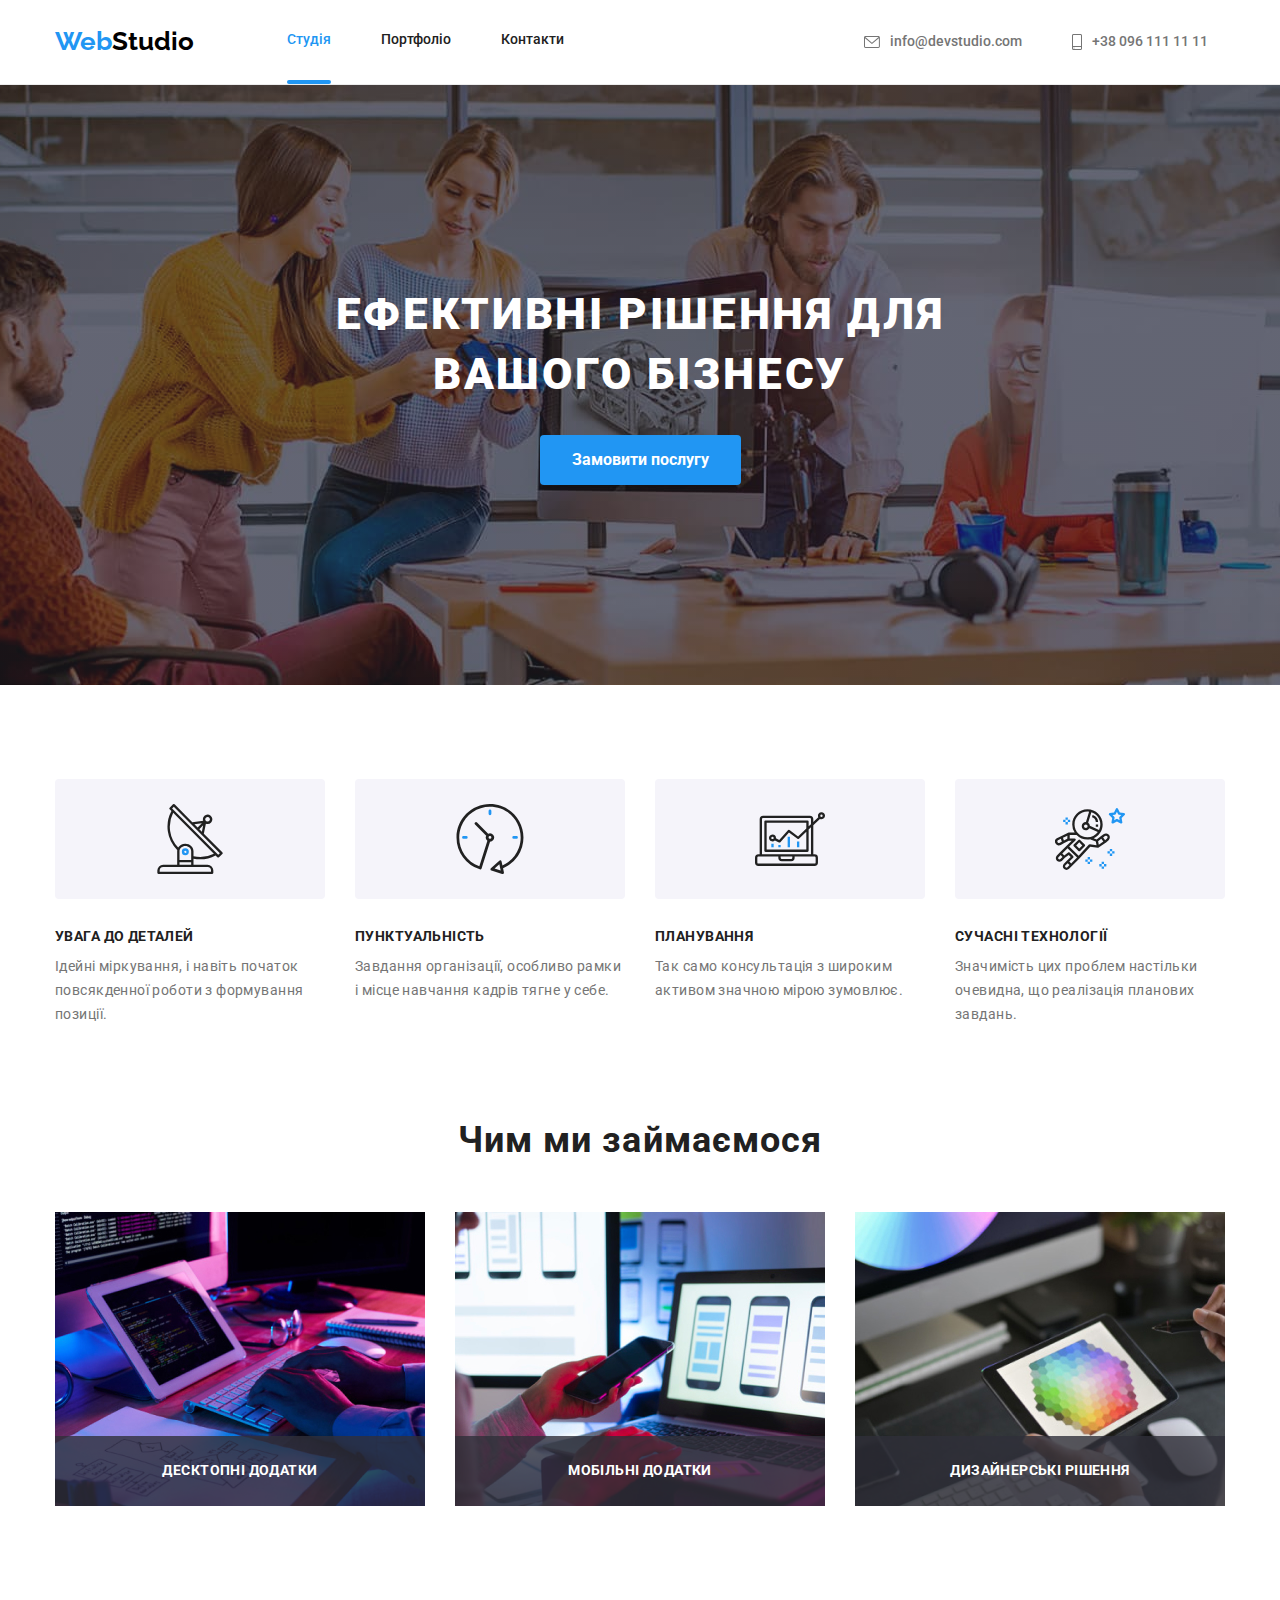
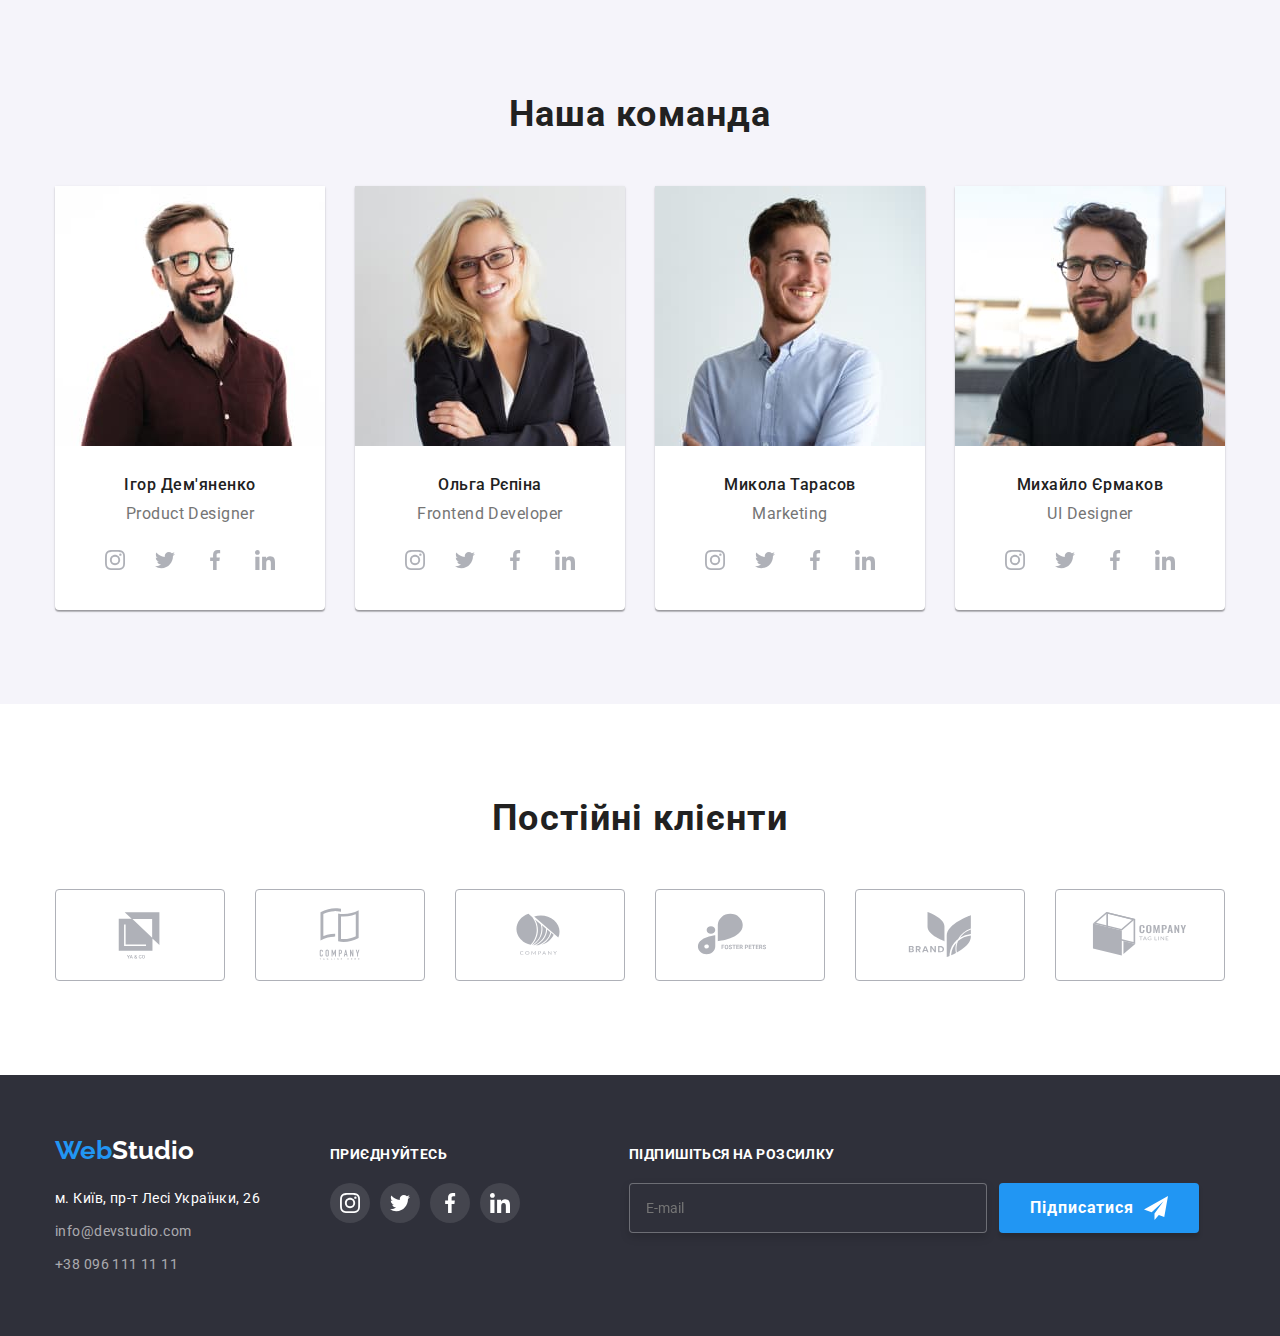
<file: index.html>
<!DOCTYPE html>
<html lang="uk">
  <head>
    <meta charset="UTF-8" />
    <meta http-equiv="X-UA-Compatible" content="IE=edge" />
    <meta name="viewport" content="width=device-width, initial-scale=1.0" />
    <title>Web Studio</title>
    <link rel="preconnect" href="https://fonts.googleapis.com" />
    <link rel="preconnect" href="https://fonts.gstatic.com" crossorigin />
    <link
      href="https://fonts.googleapis.com/css2?family=Raleway:wght@700&family=Roboto:wght@400;500;700;900&display=swap"
      rel="stylesheet"
    />
    <link
      rel="stylesheet"
      href="https://cdnjs.cloudflare.com/ajax/libs/modern-normalize/1.1.0/modern-normalize.min.css"
    />
    <link rel="stylesheet" href="./css/styles.css" />
  </head>
  <body>
    <header class="header">
      <div class="container">
        <nav class="main-nav">
          <a href="./index.html" lang="en" class="logo"
            ><span class="logo-accent">Web</span>Studio</a
          >
          <ul class="navigation">
            <li>
              <a href="" class="navigation-item current">Студія</a>
            </li>
            <li>
              <a href="./portfolio.html" class="navigation-item">Портфоліо</a>
            </li>
            <li><a href="#" class="navigation-item">Контакти</a></li>
          </ul>
        </nav>
        <ul class="contacts">
          <li>
            <a href="mailto:info@devstudio.com" class="contacts-item">
              <svg class="contact-icon" width="16" height="12">
                <use href="./images/icons.svg#icon-mail"></use>
              </svg>
              info@devstudio.com</a
            >
          </li>
          <li>
            <a href="tel:+380961111111" class="contacts-item">
              <svg class="contact-icon" width="10" height="16">
                <use href="./images/icons.svg#icon-smartphone"></use>
              </svg>
              +38 096 111 11 11</a
            >
          </li>
        </ul>
      </div>
    </header>
    <main>
      <section class="hero">
        <div class="container">
          <h1 class="hero-title">Ефективні рішення для вашого бізнесу</h1>
          <button data-modal-open type="button" class="main-button">
            Замовити послугу
          </button>
        </div>
      </section>

      <section class="features">
        <div class="container">
          <h2 class="visually-hidden">Особливості</h2>
          <ul class="features-list">
            <li class="features-item">
              <div class="features-icon-container">
                <svg class="features-icon" width="70" height="70">
                  <use href="./images/icons.svg#icon-antenna"></use>
                </svg>
              </div>
              <h3 class="features-title">Увага до деталей</h3>
              <p class="feature-parapraph">
                Ідейні міркування, i навіть початок повсякденної роботи з
                формування позиції.
              </p>
            </li>
            <li class="features-item">
              <div class="features-icon-container">
                <svg class="features-icon" width="70" height="70">
                  <use href="./images/icons.svg#icon-clock"></use>
                </svg>
              </div>
              <h3 class="features-title">Пунктуальність</h3>
              <p class="feature-parapraph">
                Завдання організації, особливо рамки i місце навчання кадрів
                тягне у себе.
              </p>
            </li>
            <li class="features-item">
              <div class="features-icon-container">
                <svg class="features-icon" width="70" height="70">
                  <use href="./images/icons.svg#icon-diagram"></use>
                </svg>
              </div>
              <h3 class="features-title">Планування</h3>
              <p class="feature-parapraph">
                Так само консультація з широким активом значною мірою зумовлює.
              </p>
            </li>
            <li class="features-item">
              <div class="features-icon-container">
                <svg class="features-icon" width="70" height="70">
                  <use href="./images/icons.svg#icon-astronaut"></use>
                </svg>
              </div>
              <h3 class="features-title">Сучасні технології</h3>
              <p class="feature-parapraph">
                Значимість цих проблем настільки очевидна, що реалізація
                планових завдань.
              </p>
            </li>
          </ul>
        </div>
      </section>
      <section class="gallery">
        <div class="container">
          <h2 class="section-title">Чим ми займаємося</h2>
          <ul class="gallery-list">
            <li class="gallery-item">
              <h3 class="gallery-title">Десктопні додатки</h3>
              <img
                src="./images/img1.jpg"
                alt="Руки на клавіатурі"
                width="370"
              />
            </li>
            <li class="gallery-item">
              <h3 class="gallery-title">Мобільні додатки</h3>
              <img
                src="./images/img2.jpg"
                alt="Робота з телефоном та комп'ютером"
                width="370"
              />
            </li>
            <li class="gallery-item">
              <h3 class="gallery-title">Дизайнерські рішення</h3>
              <img
                src="./images/img3.jpg"
                alt="Палітра кольорів на планшеті"
                width="370"
              />
            </li>
          </ul>
        </div>
      </section>
      <section class="team">
        <div class="container">
          <h2 class="section-title">Наша команда</h2>
          <ul class="team-list">
            <li class="card">
              <div class="card-team-container">
                <img
                  src="./images/colleague1.jpg"
                  alt="Усміхнений хлопець в окулярах"
                  width="270"
                />
                <div class="name-team-container">
                  <h3 class="team-name">Ігор Дем'яненко</h3>
                  <p class="team-position">Product Designer</p>
                  <ul class="social-links">
                    <li class="social-list">
                      <a href="" class="social-list-container">
                        <svg class="team-social-icon" width="20" height="20">
                          <use href="./images/icons.svg#icon-instagram"></use>
                        </svg>
                      </a>
                    </li>
                    <li class="social-list">
                      <a href="" class="social-list-container">
                        <svg class="team-social-icon" width="20" height="20">
                          <use href="./images/icons.svg#icon-twitter"></use>
                        </svg>
                      </a>
                    </li>
                    <li class="social-list">
                      <a href="" class="social-list-container">
                        <svg class="team-social-icon" width="20" height="20">
                          <use href="./images/icons.svg#icon-facebook"></use>
                        </svg>
                      </a>
                    </li>
                    <li class="social-list">
                      <a href="" class="social-list-container">
                        <svg class="team-social-icon" width="20" height="20">
                          <use href="./images/icons.svg#icon-linkedin"></use>
                        </svg>
                      </a>
                    </li>
                  </ul>
                </div>
              </div>
            </li>
            <li class="card">
              <div class="card-team-container">
                <img
                  src="./images/colleague2.jpg"
                  alt="Усміхнена дівчина в піджаку"
                  width="270"
                />
                <div class="name-team-container">
                  <h3 class="team-name">Ольга Рєпіна</h3>
                  <p class="team-position">Frontend Developer</p>
                  <ul class="social-links">
                    <li class="social-list">
                      <a href="" class="social-list-container">
                        <svg class="team-social-icon" width="20" height="20">
                          <use href="./images/icons.svg#icon-instagram"></use>
                        </svg>
                      </a>
                    </li>
                    <li class="social-list">
                      <a href="" class="social-list-container">
                        <svg class="team-social-icon" width="20" height="20">
                          <use href="./images/icons.svg#icon-twitter"></use>
                        </svg>
                      </a>
                    </li>
                    <li class="social-list">
                      <a href="" class="social-list-container">
                        <svg class="team-social-icon" width="20" height="20">
                          <use href="./images/icons.svg#icon-facebook"></use>
                        </svg>
                      </a>
                    </li>
                    <li class="social-list">
                      <a href="" class="social-list-container">
                        <svg class="team-social-icon" width="20" height="20">
                          <use href="./images/icons.svg#icon-linkedin"></use>
                        </svg>
                      </a>
                    </li>
                  </ul>
                </div>
              </div>
            </li>
            <li class="card">
              <div class="card-team-container">
                <img
                  src="./images/colleague3.jpg"
                  alt="Усміхнений хлопець в блакитній сорочці"
                  width="270"
                />
                <div class="name-team-container">
                  <h3 class="team-name">Микола Тарасов</h3>
                  <p class="team-position">Marketing</p>
                  <ul class="social-links">
                    <li class="social-list">
                      <a href="" class="social-list-container">
                        <svg class="team-social-icon" width="20" height="20">
                          <use href="./images/icons.svg#icon-instagram"></use>
                        </svg>
                      </a>
                    </li>
                    <li class="social-list">
                      <a href="" class="social-list-container">
                        <svg class="team-social-icon" width="20" height="20">
                          <use href="./images/icons.svg#icon-twitter"></use>
                        </svg>
                      </a>
                    </li>
                    <li class="social-list">
                      <a href="" class="social-list-container">
                        <svg class="team-social-icon" width="20" height="20">
                          <use href="./images/icons.svg#icon-facebook"></use>
                        </svg>
                      </a>
                    </li>
                    <li class="social-list">
                      <a href="" class="social-list-container">
                        <svg class="team-social-icon" width="20" height="20">
                          <use href="./images/icons.svg#icon-linkedin"></use>
                        </svg>
                      </a>
                    </li>
                  </ul>
                </div>
              </div>
            </li>
            <li class="card">
              <div class="card-team-container">
                <img
                  src="./images/colleague4.jpg"
                  alt="Хлопець в окулярах та чорній футболці"
                  width="270"
                />
                <div class="name-team-container">
                  <h3 class="team-name">Михайло Єрмаков</h3>
                  <p class="team-position">UI Designer</p>
                  <ul class="social-links">
                    <li class="social-list">
                      <a href="" class="social-list-container">
                        <svg class="team-social-icon" width="20" height="20">
                          <use href="./images/icons.svg#icon-instagram"></use>
                        </svg>
                      </a>
                    </li>
                    <li class="social-list">
                      <a href="" class="social-list-container">
                        <svg class="team-social-icon" width="20" height="20">
                          <use href="./images/icons.svg#icon-twitter"></use>
                        </svg>
                      </a>
                    </li>
                    <li class="social-list">
                      <a href="" class="social-list-container">
                        <svg class="team-social-icon" width="20" height="20">
                          <use href="./images/icons.svg#icon-facebook"></use>
                        </svg>
                      </a>
                    </li>
                    <li class="social-list">
                      <a href="" class="social-list-container">
                        <svg class="team-social-icon" width="20" height="20">
                          <use href="./images/icons.svg#icon-linkedin"></use>
                        </svg>
                      </a>
                    </li>
                  </ul>
                </div>
              </div>
            </li>
          </ul>
        </div>
      </section>
      <section class="clients">
        <div class="container">
          <h2 class="section-title">Постійні клієнти</h2>
          <ul class="clients-list">
            <li>
              <a href="" class="client-container">
                <svg class="client-icon" width="106" height="60">
                  <use href="./images/icons.svg#icon-Logo-6"></use>
                </svg>
              </a>
            </li>
            <li>
              <a href="" class="client-container">
                <svg class="client-icon" width="106" height="60">
                  <use href="./images/icons.svg#icon-Logo-1"></use>
                </svg>
              </a>
            </li>
            <li>
              <a href="" class="client-container">
                <svg class="client-icon" width="106" height="60">
                  <use href="./images/icons.svg#icon-Logo-2"></use>
                </svg>
              </a>
            </li>
            <li>
              <a href="" class="client-container">
                <svg class="client-icon" width="106" height="60">
                  <use href="./images/icons.svg#icon-Logo-3"></use>
                </svg>
              </a>
            </li>
            <li>
              <a href="" class="client-container">
                <svg class="client-icon" width="106" height="60">
                  <use href="./images/icons.svg#icon-Logo-4"></use>
                </svg>
              </a>
            </li>
            <li>
              <a href="" class="client-container">
                <svg class="client-icon" width="106" height="60">
                  <use href="./images/icons.svg#icon-Logo-5"></use>
                </svg>
              </a>
            </li>
          </ul>
        </div>
      </section>
    </main>
    <footer class="footer">
      <div class="container">
        <div class="address-container">
          <a href="./index.html" lang="en" class="logo-footer"
            ><span class="logo-accent">Web</span>Studio</a
          >
          <address>
            <ul class="address-list">
              <li>
                <a
                  href="https://goo.gl/maps/CPtrU1FHBa2aNyZL9"
                  target="_blank"
                  rel="noopener noreferrer nofollow"
                  class="address-list-item map"
                  >м. Київ, пр-т Лесі Українки, 26</a
                >
              </li>
              <li>
                <a href="mailto:info@devstudio.com" class="address-list-item"
                  >info@devstudio.com</a
                >
              </li>
              <li>
                <a href="tel:+380961111111" class="address-list-item"
                  >+38 096 111 11 11</a
                >
              </li>
            </ul>
          </address>
        </div>
        <div class="social-block">
          <p class="follow">Приєднуйтесь</p>
          <ul class="social-links footer-social">
            <li class="social-list">
              <a href="" class="social-list-container">
                <svg
                  class="team-social-icon footer-icon"
                  width="20"
                  height="20"
                >
                  <use href="./images/icons.svg#icon-instagram"></use>
                </svg>
              </a>
            </li>
            <li class="social-list">
              <a href="" class="social-list-container">
                <svg
                  class="team-social-icon footer-icon"
                  width="20"
                  height="20"
                >
                  <use href="./images/icons.svg#icon-twitter"></use>
                </svg>
              </a>
            </li>
            <li class="social-list">
              <a href="" class="social-list-container">
                <svg
                  class="team-social-icon footer-icon"
                  width="20"
                  height="20"
                >
                  <use href="./images/icons.svg#icon-facebook"></use>
                </svg>
              </a>
            </li>
            <li class="social-list">
              <a href="" class="social-list-container">
                <svg
                  class="team-social-icon footer-icon"
                  width="20"
                  height="20"
                >
                  <use href="./images/icons.svg#icon-linkedin"></use>
                </svg>
              </a>
            </li>
          </ul>
        </div>
        <div class="subscription">
          <form>
            <label for="subscribe" class="subscription-title"
              >Підпишіться на розсилку</label
            >
            <input
              class="subscribe-input"
              type="email"
              name="subscribe-email"
              id="subscribe"
              placeholder="E-mail"
            />
            <button type="submit" class="subscription-button">
              Підписатися
              <svg class="subscription-icon" width="24" height="24">
                <use href="./images/icons.svg#icon-send"></use>
              </svg>
            </button>
          </form>
        </div>
      </div>
    </footer>

    <div data-modal class="backdrop is-hidden">
      <div class="modal">
        <div data-modal-close class="close-modal">
          <svg class="close-icon" width="18" height="18">
            <use href="./images/icons.svg#icon-close"></use>
          </svg>
        </div>
        <p class="modal-title">Залиште свої дані, ми вам передзвонимо</p>
        <form>
          <label class="form-label" for="username">Ім'я</label>
          <div class="input-container">
            <input
              class="form-input"
              type="text"
              name="username"
              id="username"
            />
            <svg class="label-icon" width="18" height="18">
              <use href="./images/icons.svg#icon-person"></use>
            </svg>
          </div>

          <label class="form-label" for="tel">Телефон</label>
          <div class="input-container">
            <input class="form-input" type="tel" name="tel" id="tel" />
            <svg class="label-icon" width="18" height="18">
              <use href="./images/icons.svg#icon-phone"></use>
            </svg>
          </div>

          <label class="form-label" for="email">Пошта</label>
          <div class="input-container">
            <input class="form-input" type="email" name="email" id="email" />
            <svg class="label-icon" width="18" height="18">
              <use href="./images/icons.svg#icon-email"></use>
            </svg>
          </div>

          <label class="form-label" for="comment">Коментар</label>
          <div class="input-container textarea-container">
            <textarea
              class="form-textarea"
              name="comment"
              id="comment"
              placeholder="Введіть текст"
            ></textarea>
          </div>

          <input
            class="checkbox visually-hidden"
            type="checkbox"
            id="terms-checkbox"
            name="terms-checkbox"
          />
          <label for="terms-checkbox" class="terms-label"
            >Погоджуюся з розсилкою та приймаю
            <a href="#" class="link-terms">Умови договору</a></label
          >
          <button class="submit-button" type="submit">Відправити</button>
        </form>
      </div>
    </div>

    <script src="./js/modal.js"></script>
  </body>
</html>
</file>
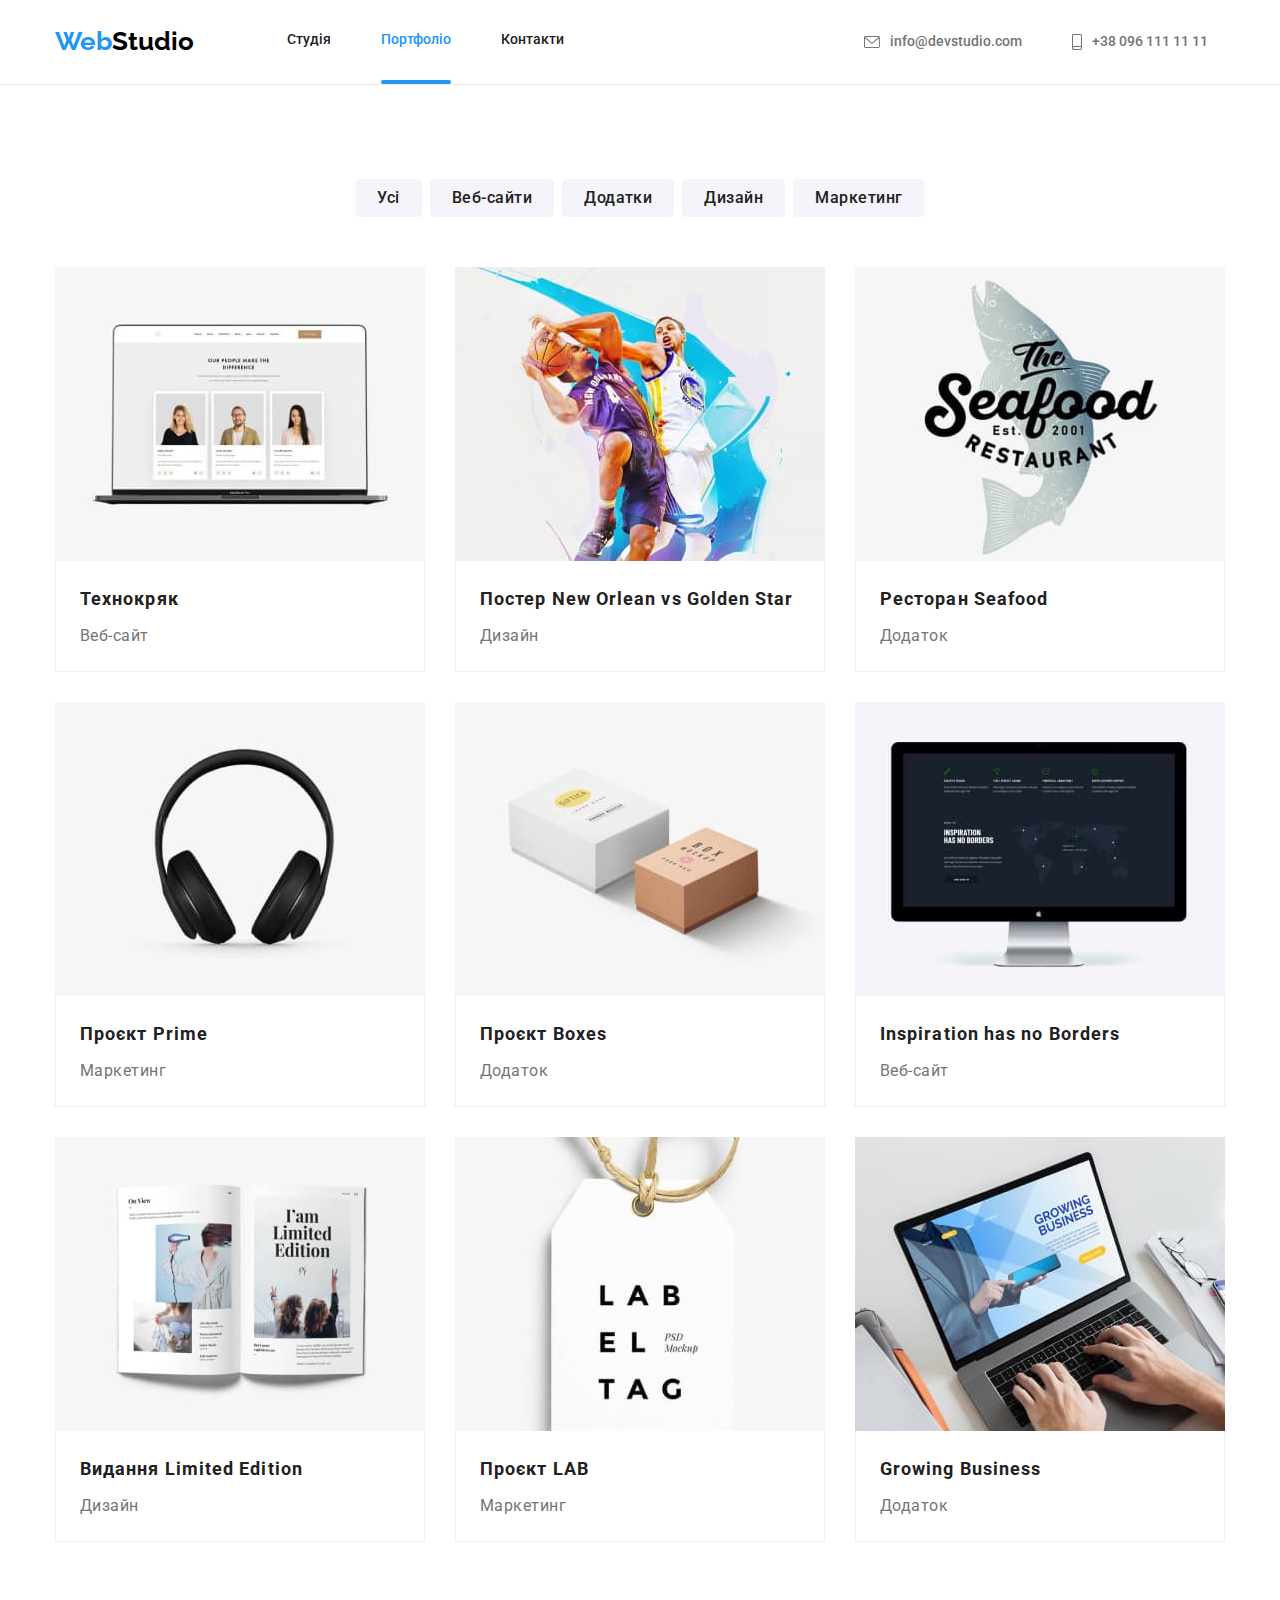
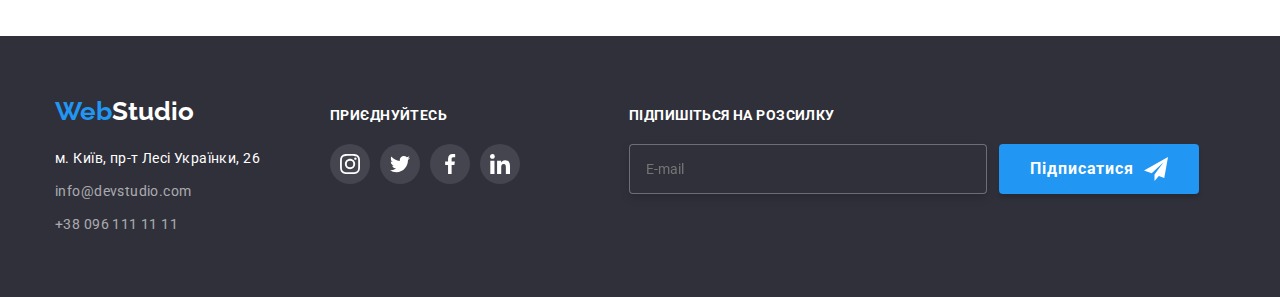
<file: portfolio.html>
<!DOCTYPE html>
<html lang="uk">
  <head>
    <meta charset="UTF-8" />
    <meta http-equiv="X-UA-Compatible" content="IE=edge" />
    <meta name="viewport" content="width=device-width, initial-scale=1.0" />
    <title>Web Studio</title>
    <link rel="preconnect" href="https://fonts.googleapis.com" />
    <link rel="preconnect" href="https://fonts.gstatic.com" crossorigin />
    <link
      href="https://fonts.googleapis.com/css2?family=Raleway:wght@700&family=Roboto:wght@400;500;700;900&display=swap"
      rel="stylesheet"
    />
    <link
      rel="stylesheet"
      href="https://cdnjs.cloudflare.com/ajax/libs/modern-normalize/1.1.0/modern-normalize.min.css"
    />
    <link rel="stylesheet" href="./css/styles.css" />
  </head>
  <body>
    <header class="header">
      <div class="container">
        <nav class="main-nav">
          <a href="./index.html" lang="en" class="logo"
            ><span class="logo-accent">Web</span>Studio</a
          >
          <ul class="navigation">
            <li><a href="./index.html" class="navigation-item">Студія</a></li>
            <li>
              <a href="" class="navigation-item current">Портфоліо</a>
            </li>
            <li><a href="#" class="navigation-item">Контакти</a></li>
          </ul>
        </nav>
        <ul class="contacts">
          <li>
            <a href="mailto:info@devstudio.com" class="contacts-item">
              <svg class="contact-icon" width="16" height="12">
                <use href="./images/icons.svg#icon-mail"></use>
              </svg>
              info@devstudio.com</a
            >
          </li>
          <li>
            <a href="tel:+380961111111" class="contacts-item">
              <svg class="contact-icon" width="10" height="16">
                <use href="./images/icons.svg#icon-smartphone"></use>
              </svg>
              +38 096 111 11 11</a
            >
          </li>
        </ul>
      </div>
    </header>
    <main>
      <section class="filter">
        <div class="container">
          <h1 class="visually-hidden">Фільтри</h1>
          <ul class="filter-list">
            <li><button type="button" class="filter-button">Усі</button></li>
            <li>
              <button type="button" class="filter-button">Веб-сайти</button>
            </li>
            <li>
              <button type="button" class="filter-button">Додатки</button>
            </li>
            <li><button type="button" class="filter-button">Дизайн</button></li>
            <li>
              <button type="button" class="filter-button">Маркетинг</button>
            </li>
          </ul>
          <ul class="filter-cards">
            <li>
              <a href="" class="filter-cards-item">
                <div class="filter-cards-description">
                  <p class="overlay">
                    Ресурс пропонує комплексні пропозиції з різним рівнем
                    функціоналу та сервісів. Все це дозволить відвідувачу
                    отримати вичерпні відомості про компанію чи приватну особу.
                  </p>
                  <img
                    src="./images/laptop.jpg"
                    alt="Ноутбук з відкритою веб-сторінкою"
                    width="370"
                  />
                </div>
                <div class="filter-text-container">
                  <h2 class="filter-cards-title">Технокряк</h2>
                  <p class="filter-cards-parapraph">Веб-сайт</p>
                </div>
              </a>
            </li>
            <li>
              <a href="" class="filter-cards-item">
                <div class="filter-cards-description">
                  <p class="overlay">
                    Ресурс пропонує комплексні пропозиції з різним рівнем
                    функціоналу та сервісів. Все це дозволить відвідувачу
                    отримати вичерпні відомості про компанію чи приватну особу.
                  </p>
                  <img
                    src="./images/neworlean.jpg"
                    alt="Хлопці грають в баскетбол"
                    width="370"
                  />
                </div>
                <div class="filter-text-container">
                  <h2 class="filter-cards-title">
                    Постер New Orlean vs Golden Star
                  </h2>
                  <p class="filter-cards-parapraph">Дизайн</p>
                </div>
              </a>
            </li>
            <li>
              <a href="" class="filter-cards-item">
                <div class="filter-cards-description">
                  <p class="overlay">
                    Ресурс пропонує комплексні пропозиції з різним рівнем
                    функціоналу та сервісів. Все це дозволить відвідувачу
                    отримати вичерпні відомості про компанію чи приватну особу.
                  </p>
                  <img
                    src="./images/seafood.jpg"
                    alt="Велика риба на фоні назви ресторану"
                    width="370"
                  />
                </div>
                <div class="filter-text-container">
                  <h2 class="filter-cards-title">Ресторан Seafood</h2>
                  <p class="filter-cards-parapraph">Додаток</p>
                </div>
              </a>
            </li>
            <li>
              <a href="" class="filter-cards-item">
                <div class="filter-cards-description">
                  <p class="overlay">
                    Ресурс пропонує комплексні пропозиції з різним рівнем
                    функціоналу та сервісів. Все це дозволить відвідувачу
                    отримати вичерпні відомості про компанію чи приватну особу.
                  </p>
                  <img
                    src="./images/prime.jpg"
                    alt="Чорні слухавки"
                    width="370"
                  />
                </div>
                <div class="filter-text-container">
                  <h2 class="filter-cards-title">Проєкт Prime</h2>
                  <p class="filter-cards-parapraph">Маркетинг</p>
                </div>
              </a>
            </li>
            <li>
              <a href="" class="filter-cards-item">
                <div class="filter-cards-description">
                  <p class="overlay">
                    Ресурс пропонує комплексні пропозиції з різним рівнем
                    функціоналу та сервісів. Все це дозволить відвідувачу
                    отримати вичерпні відомості про компанію чи приватну особу.
                  </p>
                  <img
                    src="./images/boxes.jpg"
                    alt="Дві коробки: біла та коричнева"
                    width="370"
                  />
                </div>
                <div class="filter-text-container">
                  <h2 class="filter-cards-title">Проєкт Boxes</h2>
                  <p class="filter-cards-parapraph">Додаток</p>
                </div>
              </a>
            </li>
            <li>
              <a href="" class="filter-cards-item">
                <div class="filter-cards-description">
                  <p class="overlay">
                    Ресурс пропонує комплексні пропозиції з різним рівнем
                    функціоналу та сервісів. Все це дозволить відвідувачу
                    отримати вичерпні відомості про компанію чи приватну особу.
                  </p>
                  <img
                    src="./images/noborders.jpg"
                    alt="Монітор комп'ютера"
                    width="370"
                  />
                </div>
                <div class="filter-text-container">
                  <h2 class="filter-cards-title">Inspiration has no Borders</h2>
                  <p class="filter-cards-parapraph">Веб-сайт</p>
                </div>
              </a>
            </li>
            <li>
              <a href="" class="filter-cards-item">
                <div class="filter-cards-description">
                  <p class="overlay">
                    Ресурс пропонує комплексні пропозиції з різним рівнем
                    функціоналу та сервісів. Все це дозволить відвідувачу
                    отримати вичерпні відомості про компанію чи приватну особу.
                  </p>
                  <img
                    src="./images/limited.jpg"
                    alt="Журнал зі статтями та фотографіями"
                    width="370"
                  />
                </div>
                <div class="filter-text-container">
                  <h2 class="filter-cards-title">Видання Limited Edition</h2>
                  <p class="filter-cards-parapraph">Дизайн</p>
                </div>
              </a>
            </li>
            <li>
              <a href="" class="filter-cards-item">
                <div class="filter-cards-description">
                  <p class="overlay">
                    Ресурс пропонує комплексні пропозиції з різним рівнем
                    функціоналу та сервісів. Все це дозволить відвідувачу
                    отримати вичерпні відомості про компанію чи приватну особу.
                  </p>
                  <img
                    src="./images/lab.jpg"
                    alt="Ярлик з написом"
                    width="370"
                  />
                </div>
                <div class="filter-text-container">
                  <h2 class="filter-cards-title">Проєкт LAB</h2>
                  <p class="filter-cards-parapraph">Маркетинг</p>
                </div>
              </a>
            </li>
            <li>
              <a href="" class="filter-cards-item">
                <div class="filter-cards-description">
                  <p class="overlay">
                    Ресурс пропонує комплексні пропозиції з різним рівнем
                    функціоналу та сервісів. Все це дозволить відвідувачу
                    отримати вичерпні відомості про компанію чи приватну особу.
                  </p>
                  <img
                    src="./images/growing.jpg"
                    alt="Сірий ноутбук з руками на клавіатурі"
                    width="370"
                  />
                </div>
                <div class="filter-text-container">
                  <h2 class="filter-cards-title">Growing Business</h2>
                  <p class="filter-cards-parapraph">Додаток</p>
                </div>
              </a>
            </li>
          </ul>
        </div>
      </section>
    </main>
    <footer class="footer">
      <div class="container">
        <div class="address-container">
          <a href="./index.html" lang="en" class="logo-footer"
            ><span class="logo-accent">Web</span>Studio</a
          >
          <address>
            <ul class="address-list">
              <li>
                <a
                  href="https://goo.gl/maps/CPtrU1FHBa2aNyZL9"
                  target="_blank"
                  rel="noopener noreferrer nofollow"
                  class="address-list-item map"
                  >м. Київ, пр-т Лесі Українки, 26</a
                >
              </li>
              <li>
                <a href="mailto:info@devstudio.com" class="address-list-item"
                  >info@devstudio.com</a
                >
              </li>
              <li>
                <a href="tel:+380961111111" class="address-list-item"
                  >+38 096 111 11 11</a
                >
              </li>
            </ul>
          </address>
        </div>
        <div class="social-block">
          <p class="follow">Приєднуйтесь</p>
          <ul class="social-links footer-social">
            <li class="social-list">
              <a href="" class="social-list-container">
                <svg
                  class="team-social-icon footer-icon"
                  width="20"
                  height="20"
                >
                  <use href="./images/icons.svg#icon-instagram"></use>
                </svg>
              </a>
            </li>
            <li class="social-list">
              <a href="" class="social-list-container">
                <svg
                  class="team-social-icon footer-icon"
                  width="20"
                  height="20"
                >
                  <use href="./images/icons.svg#icon-twitter"></use>
                </svg>
              </a>
            </li>
            <li class="social-list">
              <a href="" class="social-list-container">
                <svg
                  class="team-social-icon footer-icon"
                  width="20"
                  height="20"
                >
                  <use href="./images/icons.svg#icon-facebook"></use>
                </svg>
              </a>
            </li>
            <li class="social-list">
              <a href="" class="social-list-container">
                <svg
                  class="team-social-icon footer-icon"
                  width="20"
                  height="20"
                >
                  <use href="./images/icons.svg#icon-linkedin"></use>
                </svg>
              </a>
            </li>
          </ul>
        </div>
        <div class="subscription">
          <form>
            <label for="subscribe" class="subscription-title"
              >Підпишіться на розсилку</label
            >
            <input
              class="subscribe-input"
              type="email"
              name="subscribe-email"
              id="subscribe"
              placeholder="E-mail"
            />
            <button type="submit" class="subscription-button">
              Підписатися
              <svg class="subscription-icon" width="24" height="24">
                <use href="./images/icons.svg#icon-send"></use>
              </svg>
            </button>
          </form>
        </div>
      </div>
    </footer>
  </body>
</html>
</file>
<file: css/styles.css>
:root {
  --background-color: #f5f5f5;
  --primary-text-color: #757575;
  --secondary-text-color: #212121;
  --accent-color: #2196f3;
  --white: #fff;
  --background-section-main: #2f303a;
  --background-section-sub: #f5f4fa;
  --accent-color-hover: #188ce8;
  --border-color: #ececec;
  --border-secondary-color: #eeeeee;
  --social-color: #afb1b8;
  --timing-function: cubic-bezier(0.4, 0, 0.2, 1);
  --overlay-background: rgba(33, 150, 243, 0.9);
  --modal-background: rgba(0, 0, 0, 0.2);
}

h1,
h2,
h3,
h4,
h5,
h6,
p,
ul {
  padding: 0;
  margin: 0;
}

img {
  display: block;
  max-width: 100%;
  height: auto;
}

body {
  font-family: "Roboto", sans-sefif;
  font-size: 14px;
  color: var(--primary-text-color);
}
.container {
  margin-left: auto;
  margin-right: auto;
  width: 1200px;
  padding-left: 15px;
  padding-right: 15px;
}

.header {
  border-bottom: 1px solid var(--border-color);
}

.header .container {
  display: flex;
  align-items: center;
}

.header > a {
  display: block;
}

.main-nav {
  display: flex;
  align-items: center;
  gap: 30px;
  margin-right: 300px;
}

.navigation,
.contacts,
.address-list,
.features-list,
.gallery-list,
.team-list,
.filter-list,
.filter-cards,
.social-list,
.clients-list {
  list-style: none;
}
.navigation {
  display: flex;
  gap: 50px;
}
.navigation,
.navigation,
.contacts {
  font-weight: 500;
  line-height: 1.14;
}
.logo {
  text-decoration: none;
  color: #000;
  font-family: "Raleway", sans-serif;
  font-weight: 700;
  font-size: 26px;
  line-height: 1.2;
  margin-right: 63px;
  padding: 24px 0;
}

.logo-accent {
  color: var(--accent-color);
}

.contacts {
  display: flex;
  gap: 50px;
}

.contacts > li {
  display: flex;
}

.navigation-item {
  text-decoration: none;
  color: var(--secondary-text-color);
  padding: 32px 0;
  display: block;
  transition: color 250ms var(--timing-function);
}
.navigation-item.current {
  color: var(--accent-color);
}
.navigation-item.current::after {
  display: block;
  position: relative;
  bottom: -32px;
  height: 4px;
  width: 100%;
  background-color: var(--accent-color);
  border-radius: 2px;
  content: "";
}

.contacts-item {
  text-decoration: none;
  color: var(--primary-text-color);
  font-weight: 500;
  padding: 32px 0;
  display: flex;
  align-items: center;
  gap: 10px;
  fill: currentColor;
  transition: color 250ms var(--timing-function);
}

.contacts-item:hover,
.navigation-item:hover,
.contacts-item:focus,
.navigation-item:focus,
.address-list-item:hover,
.address-list-item:focus {
  color: var(--accent-color);
}

.hero {
  background-color: var(--background-section-main);
  padding-top: 200px;
  padding-bottom: 200px;
  text-align: center;
  background-image: linear-gradient(
      rgba(47, 48, 58, 0.4),
      rgba(47, 48, 58, 0.4)
    ),
    url(../images/background.jpg);
  background-repeat: no-repeat;
  background-position: center;
  background-size: cover;
  max-width: 1600px;
  margin: 0 auto;
}

.hero-title {
  display: flex;
  margin: 0px auto 30px auto;
  color: var(--white);
  font-weight: 900;
  font-size: 44px;
  line-height: 1.36;
  letter-spacing: 0.06em;
  text-transform: uppercase;
  width: 695px;
}
.main-button {
  background-color: var(--accent-color);
  box-shadow: 0px 4px 4px rgba(0, 0, 0, 0.15);
  border-style: none;
  border-radius: 4px;
  font-family: inherit;
  font-weight: 700;
  font-size: 16px;
  line-height: 1.88;
  color: var(--white);
  cursor: pointer;
  display: block;
  margin: 0 auto;
  align-items: center;
  padding: 10px 32px;
  transition: background-color 250ms var(--timing-function);
}
.main-button:hover,
.main-button:focus {
  background-color: var(--accent-color-hover);
}

.features {
  padding-top: 94px;
  padding-bottom: 94px;
}
.visually-hidden {
  position: absolute;
  white-space: nowrap;
  width: 1px;
  height: 1px;
  overflow: hidden;
  border: 0;
  padding: 0;
  clip: rect(0 0 0 0);
  clip-path: inset(50%);
  margin: -1px;
}
.features-list {
  display: flex;
  gap: 30px;
}
.features-item {
  display: block;
  width: 270px;
}
.features-icon-container {
  display: flex;
  justify-content: center;
  align-items: center;
  width: 270px;
  height: 120px;
  background: var(--background-section-sub);
  border-radius: 4px;
  margin-bottom: 30px;
}
.features-icon {
  display: block;
}
.features-title {
  font-size: 14px;
  line-height: 1.14;
  letter-spacing: 0.03em;
  text-transform: uppercase;
  color: var(--secondary-text-color);
  display: flex;
  margin-bottom: 10px;
}
.feature-parapraph {
  line-height: 1.71;
  letter-spacing: 0.03em;
}

.section-title {
  font-size: 36px;
  line-height: 1.16;
  letter-spacing: 0.03em;
  color: var(--secondary-text-color);
  text-align: center;
  margin-bottom: 50px;
}

.gallery {
  padding-bottom: 94px;
}
.gallery .container {
  justify-content: center;
}
.gallery-list {
  display: flex;
  align-items: center;
  margin: 0 auto;
  width: fit-content;
  gap: 30px;
}
.gallery-item {
  position: relative;
}
.gallery-title {
  font-size: 14px;
  line-height: 1.14;
  letter-spacing: 0.03em;
  text-transform: uppercase;
  color: var(--white);
  display: flex;
  padding-top: 27px;
  padding-bottom: 27px;
  background-color: rgba(47, 48, 58, 0.8);
  justify-content: center;
  position: absolute;
  bottom: 0;
  width: 100%;
}

.team {
  background-color: var(--background-section-sub);
  padding-bottom: 94px;
  padding-top: 94px;
}
.team-list {
  display: flex;
  gap: 30px;
  align-items: center;
}
.social-links {
  display: flex;
  align-items: center;
  justify-content: center;
  gap: 10px;
}
.social-list-container {
  display: flex;
  width: 40px;
  height: 40px;
  border-radius: 50%;
  justify-content: center;
  align-items: center;
  color: var(--social-color);
  fill: currentColor;
  transition: background-color 250ms var(--timing-function);
}
.social-list-container:hover,
.social-list-container:focus {
  background-color: var(--accent-color);
}
.social-list-container:hover .team-social-icon,
.social-list-container:focus .team-social-icon {
  fill: var(--white);
}
.team-social-icon {
  transition: fill 250ms var(--timing-function);
}

.card-team-container {
  background-color: var(--white);
  box-shadow: 0px 1px 3px rgba(0, 0, 0, 0.12), 0px 1px 1px rgba(0, 0, 0, 0.14),
    0px 2px 1px rgba(0, 0, 0, 0.2);
  border-radius: 0px 0px 4px 4px;
}

.name-team-container {
  padding-top: 30px;
  padding-bottom: 30px;
  text-align: center;
}

.team-name {
  font-weight: 500;
  font-size: 16px;
  line-height: 1.18;
  letter-spacing: 0.03em;
  color: var(--secondary-text-color);
  display: block;
  margin-bottom: 10px;
}
.team-position {
  font-size: 16px;
  line-height: 1.18;
  letter-spacing: 0.03em;
  margin-bottom: 16px;
}

.clients {
  padding-top: 94px;
  padding-bottom: 94px;
}
.clients-list {
  display: flex;
  gap: 30px;
}
.client-container {
  display: flex;
  width: 170px;
  height: 92px;
  justify-content: center;
  align-items: center;
  border-radius: 4px;
  color: var(--social-color);
  fill: currentColor;
  border: 1px solid var(--social-color);
  transition: fill 250ms var(--timing-function),
    border-color 250ms var(--timing-function);
}
.client-container:hover,
.client-container:focus {
  fill: var(--accent-color);
  border-color: var(--accent-color);
  cursor: pointer;
}
.footer {
  background-color: var(--background-section-main);
  padding-top: 60px;
  padding-bottom: 60px;
}
.address-list {
  display: flex;
  flex-direction: column;
  gap: 9px;
}

.address-list-item {
  text-decoration: none;
  font-style: normal;
  line-height: 1.71;
  letter-spacing: 0.03em;
  color: rgba(255, 255, 255, 0.6);
  transition: color 250ms var(--timing-function);
}
.map {
  color: var(--white);
}
.logo-footer {
  text-decoration: none;
  color: var(--white);
  font-family: "Raleway", sans-serif;
  font-weight: 700;
  font-size: 26px;
  line-height: 1.2;
  display: block;
  margin-bottom: 20px;
}
.social-block {
  display: block;
  margin-left: 70px;
  width: 206px;
  height: 80px;
  margin-right: 93px;
}

.follow {
  color: var(--white);
  font-weight: 700;
  font-size: 14px;
  line-height: 1.14;
  letter-spacing: 0.03em;
  text-transform: uppercase;
  margin-bottom: 20px;
}
.footer-social {
  justify-content: left;
}
.footer-icon {
  fill: var(--white);
}
.footer > .container {
  display: flex;
  align-items: baseline;
}
.footer-social .social-list-container {
  background-color: rgba(255, 255, 255, 0.1);
  transition: background-color 250ms var(--timing-function);
}
.footer-social .social-list-container:hover,
.footer-social .social-list-container:focus {
  background-color: var(--accent-color);
}
.subscription {
  position: relative;
  width: 570px;
  height: 86px;
}
.subscription-title {
  display: block;
  font-weight: 700;
  font-size: 14px;
  line-height: 1.14;
  letter-spacing: 0.03em;
  text-transform: uppercase;
  color: var(--white);
  margin-bottom: 20px;
}
.subscribe-input {
  width: 358px;
  height: 50px;
  border: 1px solid rgba(255, 255, 255, 0.3);
  filter: drop-shadow(0px 4px 4px rgba(0, 0, 0, 0.15));
  border-radius: 4px;
  background-color: var(--background-section-main);
  outline: none;
  padding: 15px 16px;
}
.subscription-button {
  display: flex;
  position: absolute;
  bottom: 0;
  right: 0;
  gap: 10px;
  width: 200px;
  height: 50px;
  background-color: var(--accent-color);
  box-shadow: 0px 4px 4px rgba(0, 0, 0, 0.15);
  border: none;
  border-radius: 4px;
  font-weight: 700;
  font-size: 16px;
  line-height: 1.88;
  align-items: center;
  justify-content: center;
  letter-spacing: 0.06em;
  color: var(--white);
  transition: background-color 250ms var(--timing-function);
}
.subscription-icon {
  fill: var(--white);
}
.subscription-button:focus,
.subscription-button:hover {
  background-color: var(--accent-color-hover);
}

/* portfolio */
.filter {
  padding-top: 94px;
  padding-bottom: 94px;
}
.filter-list {
  display: flex;
  width: fit-content;
  margin: 0 auto 50px auto;
  gap: 8px;
}

.filter-button {
  text-decoration: none;
  font-family: inherit;
  font-style: normal;
  font-weight: 500;
  font-size: 16px;
  line-height: 1.62;
  letter-spacing: 0.03em;
  color: var(--secondary-text-color);
  background-color: var(--background-section-sub);
  cursor: pointer;
  display: block;
  border: none;
  border-radius: 4px;
  padding: 6px 22px;
  transition: background-color 250ms var(--timing-function),
    color 250ms var(--timing-function), box-shadow 250ms var(--timing-function);
}
.filter-button:hover,
.filter-button:focus {
  background-color: var(--accent-color);
  color: var(--white);
  box-shadow: 0px 3px 1px rgba(0, 0, 0, 0.1), 0px 1px 2px rgba(0, 0, 0, 0.08),
    0px 2px 2px rgba(0, 0, 0, 0.12);
}
.filter-cards {
  display: flex;
  flex-wrap: wrap;
  gap: 30px;
}

.filter-cards-item {
  background-color: var(--white);
  text-decoration: none;
  display: block;
  transition: box-shadow 250ms var(--timing-function);
}
.filter-cards-item:hover,
.filter-cards-item:focus {
  box-shadow: 0px 1px 1px rgba(0, 0, 0, 0.12), 0px 4px 4px rgba(0, 0, 0, 0.06),
    1px 4px 6px rgba(0, 0, 0, 0.16);
}

.filter-text-container {
  padding: 20px 24px;
  background: var(--white);
  border: 1px solid var(--border-secondary-color);
  border-top: none;
}

.filter-cards-title {
  font-size: 18px;
  line-height: 2;
  letter-spacing: 0.06em;
  color: var(--secondary-text-color);
  margin-bottom: 4px;
}
.filter-cards-parapraph {
  font-size: 16px;
  line-height: 1.88;
  letter-spacing: 0.03em;
  color: var(--primary-text-color);
}
.filter-cards-description {
  display: flex;
  position: relative;
  overflow: hidden;
}
.overlay {
  color: var(--white);
  font-size: 18px;
  line-height: 1.56;
  letter-spacing: 0.03em;
  padding: 63px 24px;
  display: flex;
  text-align: left;
  width: 100%;
  position: absolute;
  left: 0;
  background-color: var(--overlay-background);
  transform: translatey(100%);
  transition: transform 250ms cubic-bezier(0.4, 0, 0.2, 1);
}

.filter-cards-item:hover .overlay,
.filter-cards-item:focus .overlay {
  transform: translatey(0);
}

/* Backdrop */

.backdrop {
  background: var(--modal-background);
  width: 100%;
  height: 100%;
  position: fixed;
  left: 0;
  top: 0;
  opacity: 1;
  visibility: visible;
  transition: opacity 250ms var(--timing-function),
    visibility 250ms var(--timing-function);
}
.backdrop.is-hidden {
  visibility: hidden;
  opacity: 0;
  pointer-events: none;
}

.modal {
  position: absolute;
  top: 50%;
  left: 50%;
  transform: translate(-50%, -50%);
  width: 528px;
  max-height: 581px;
  height: 100%;
  background-color: var(--white);
  box-shadow: 0px 1px 3px rgba(0, 0, 0, 0.12), 0px 1px 1px rgba(0, 0, 0, 0.14),
    0px 2px 1px rgba(0, 0, 0, 0.2);
  border-radius: 4px;
  padding: 40px 40px 164px 40px;
}

.close-modal {
  width: 30px;
  height: 30px;
  border-radius: 50%;
  border: 1px solid rgba(0, 0, 0, 0.1);
  display: flex;
  align-items: center;
  justify-content: center;
  position: absolute;
  top: 8px;
  right: 8px;
  cursor: pointer;
}
.close-icon {
  fill: var(--secondary-text-color);
  transition: fill 250ms var(--timing-function);
}
.close-modal:hover .close-icon,
.close-modal:focus .close-icon {
  fill: var(--accent-color);
}

.modal-title {
  font-weight: 700;
  font-size: 20px;
  line-height: 1.15;
  text-align: center;
  letter-spacing: 0.03em;
  color: var(--secondary-text-color);
  margin-bottom: 12px;
}

.form-label {
  display: block;
  margin-bottom: 4px;
  font-size: 12px;
  line-height: 1.16;
  letter-spacing: 0.01em;
}
.input-container {
  margin-bottom: 10px;
  position: relative;
  fill: var(--secondary-text-color);
}

.textarea-container {
  margin-bottom: 20px;
}

.label-icon {
  position: absolute;
  top: 50%;
  left: 21px;
  transform: translate(-50%, -50%);
  fill: var(--secondary-text-color);
  transition: fill 250ms var(--timing-function);
}
.form-input:focus + .label-icon,
.form-input:hover + .label-icon {
  fill: var(--accent-color);
}

.form-input {
  height: 40px;
  width: 100%;
  border: 1px solid rgba(33, 33, 33, 0.2);
  border-radius: 4px;
  padding-left: 42px;
  outline: none;
  transition: border 250ms var(--timing-function);
}

.form-input:focus,
.form-textarea:focus,
.form-input:hover,
.form-textarea:hover {
  border: 1px solid var(--accent-color);
}

.form-textarea {
  height: 120px;
  width: 100%;
  resize: none;
  border: 1px solid rgba(33, 33, 33, 0.2);
  outline: none;
  border-radius: 4px;
  padding: 12px 16px;
}

.form-textarea::placeholder {
  font-size: 12px;
  line-height: 1.16;
  letter-spacing: 0.01em;
  color: rgba(117, 117, 117, 0.5);
}

.terms-label::before {
  position: absolute;
  top: 0;
  left: 6px;
  width: 16px;
  height: 15px;
  border: 1.5px solid var(--secondary-text-color);
  border-radius: 2px;
  content: "";
}
.terms-label::after {
  position: absolute;
  width: 16px;
  height: 15px;
  background-image: url(../images/check.svg);
  top: 0;
  left: 6px;
  content: "";
  opacity: 0;
}
.checkbox:checked + .terms-label::after {
  opacity: 1;
}
.checkbox:checked + .terms-label::before {
  opacity: 0;
}

.terms-label {
  position: relative;
  line-height: 1.71;
  letter-spacing: 0.03em;
  color: var(--primary-text-color);
  padding-left: 32px;
}

.link-terms {
  font-size: 14px;
  line-height: 1.71;
  letter-spacing: 0.03em;
  color: var(--accent-color);
}
.submit-button {
  display: flex;
  height: 50px;
  width: 200px;
  margin: 30px auto 40px;
  margin-top: 30px;
  padding: 10px 52px;
  align-items: center;
  background-color: var(--accent-color);
  box-shadow: 0px 4px 4px rgba(0, 0, 0, 0.15);
  border: none;
  border-radius: 4px;
  font-weight: 700;
  font-size: 16px;
  line-height: 1.88;
  text-align: center;
  letter-spacing: 0.06em;
  color: var(--white);
  transition: background-color 250ms var(--timing-function);
}

.submit-button:focus,
.submit-button:hover {
  background-color: var(--accent-color-hover);
}
</file>
